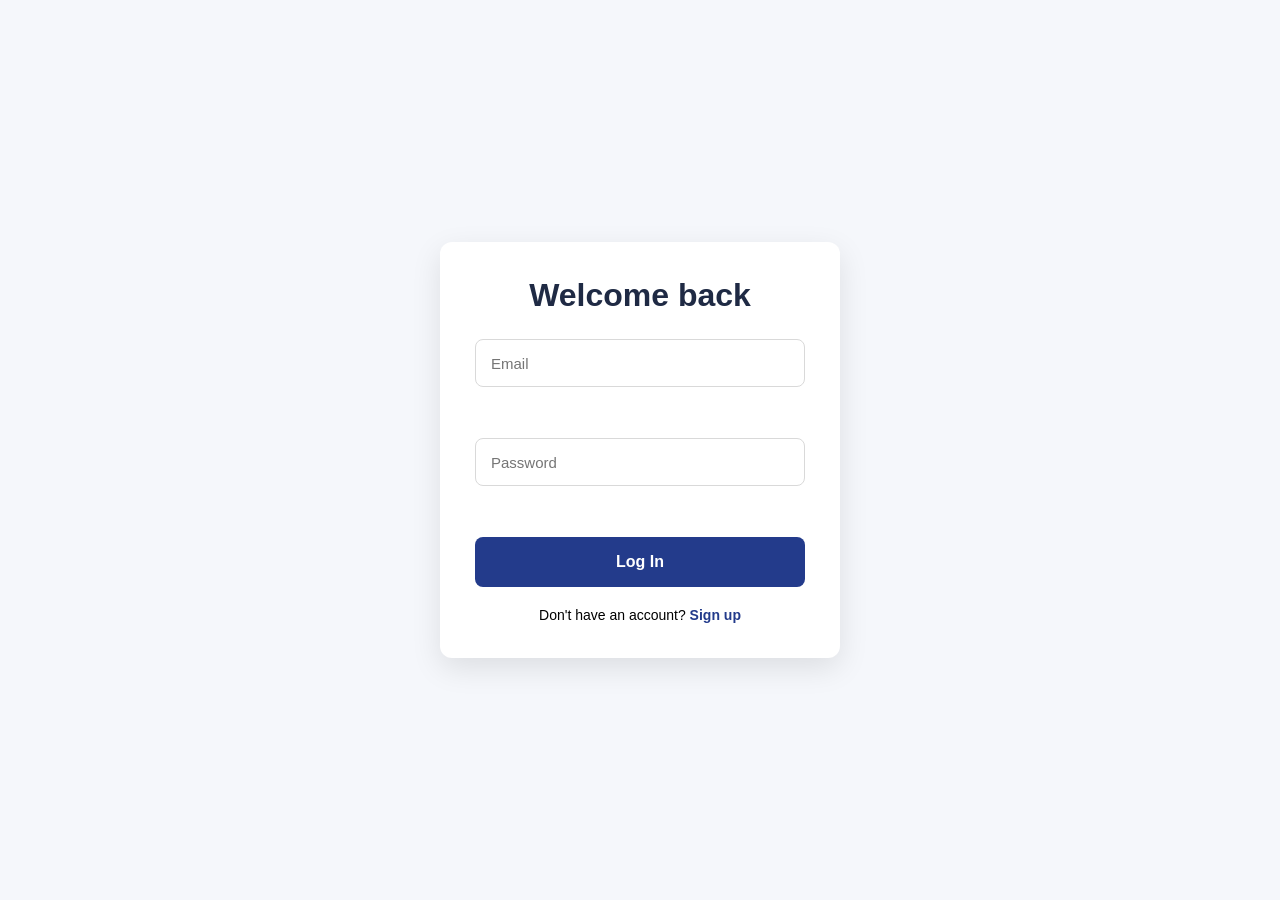
<file: index.html>
<!DOCTYPE html>
<html lang="en">
<head>
    <meta charset="UTF-8">
    <meta name="viewport" content="width=device-width, initial-scale=1.0">
    <title>10X CRM - Login</title>

    <link rel="stylesheet" href="assets/css/style.css">
</head>
<body>

    <div class="container">

        <form id="loginForm" class="card">

            <h1>Welcome back</h1>

            <input
                type="email"
                id="loginEmail"
                placeholder="Email"
            >
            <small id="loginEmailError" class="error-message"></small>

            <input
                type="password"
                id="loginPassword"
                placeholder="Password"
            >
            <small id="loginPasswordError" class="error-message"></small>

            <button type="submit">
                Log In
            </button>

            <p>
                Don't have an account?
                <a href="signup.html">Sign up</a>
            </p>

        </form>

    </div>

    <div id="toast" class="toast"></div>

    <script src="assets/js/helpers.js"></script>
    <script src="assets/js/auth.js"></script>

</body>
</html>
</file>
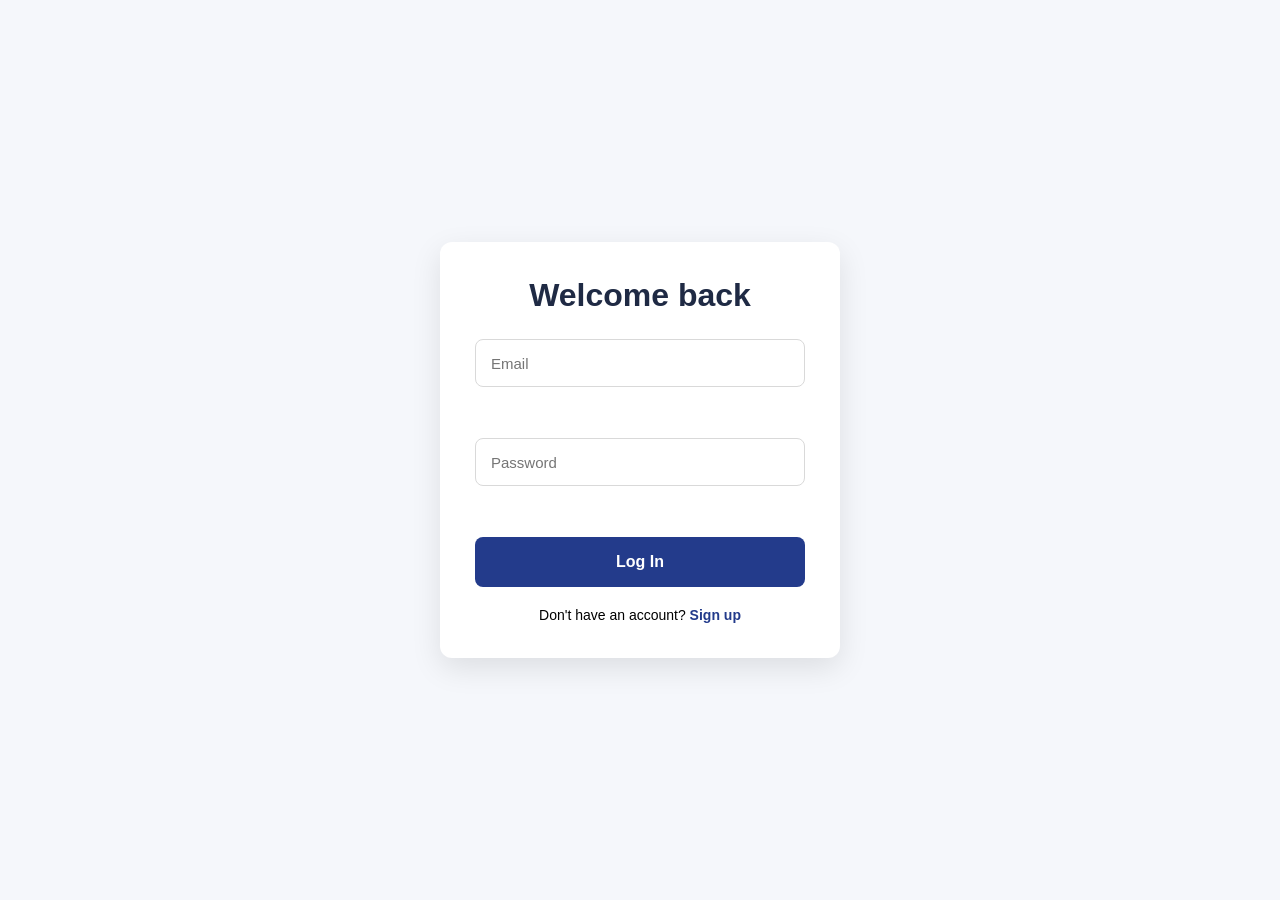
<file: clients.html>
<!DOCTYPE html>
<html lang="en">
<head>
    <meta charset="UTF-8">
    <meta name="viewport" content="width=device-width, initial-scale=1.0">
    <title>10X CRM - Clients</title>

    <link rel="stylesheet" href="assets/css/clients.css">
</head>
<body>

<header class="header">

    <h2>10X CRM</h2>

    <nav>
        <a href="dashboard.html">Dashboard</a>
        <a href="clients.html">Clients</a>
        <a href="profile.html">Profile</a>
        <button id="themeToggle">Dark Mode</button>
        <button id="logoutBtn">Logout</button>
    </nav>

</header>

<main class="clients-page">

    <div class="page-header">

        <h1>Clients</h1>

        <button id="openClientModal">
            + Add Client
        </button>

    </div>

    <table>

        <thead>

            <tr>

                <th>Name</th>
                <th>Email</th>
                <th>Company</th>
                <th>Phone</th>
                <th>Deal Value</th>
                <th>Status</th>
                <th>Actions</th>

            </tr>

        </thead>

        <tbody id="clientsTableBody">

        </tbody>

    </table>

</main>

<div id="clientModal" class="modal hidden">

    <div class="modal-content">

        <h2>Add Client</h2>

        <form id="clientForm" novalidate>

            <input
                type="text"
                id="clientName"
                placeholder="Client Name"
            >

            <small id="clientNameError" class="error-message"></small>

            <input
                type="email"
                id="clientEmail"
                placeholder="Client Email"
            >

            <small id="clientEmailError" class="error-message"></small>

<input
    type="text"
    id="clientPhone"
    placeholder="Phone"
>

<small id="clientPhoneError" class="error-message"></small>

<input
    type="number"
    id="clientDealValue"
    placeholder="Deal Value"
>

<small id="clientDealValueError" class="error-message"></small>

<select id="clientStatus">
<option value="Lead">Lead</option>
<option value="Contacted">Contacted</option>
<option value="Won">Won</option>
<option value="Lost">Lost</option>
</select>


            <input
                type="text"
                id="clientCompany"
                placeholder="Company"
            >

            <small id="clientCompanyError" class="error-message"></small>

            <div class="modal-actions">

                <button type="submit">
                    Save Client
                </button>

                <button type="button" id="closeModal">
                    Cancel
                </button>

            </div>

        </form>

    </div>

</div>

<div id="toast" class="toast"></div>

<script src="assets/js/helpers.js"></script>
<script src="assets/js/guard.js"></script>
<script src="assets/js/clients.js"></script>
<script src="assets/js/theme.js"></script>

</body>
</html>
</file>
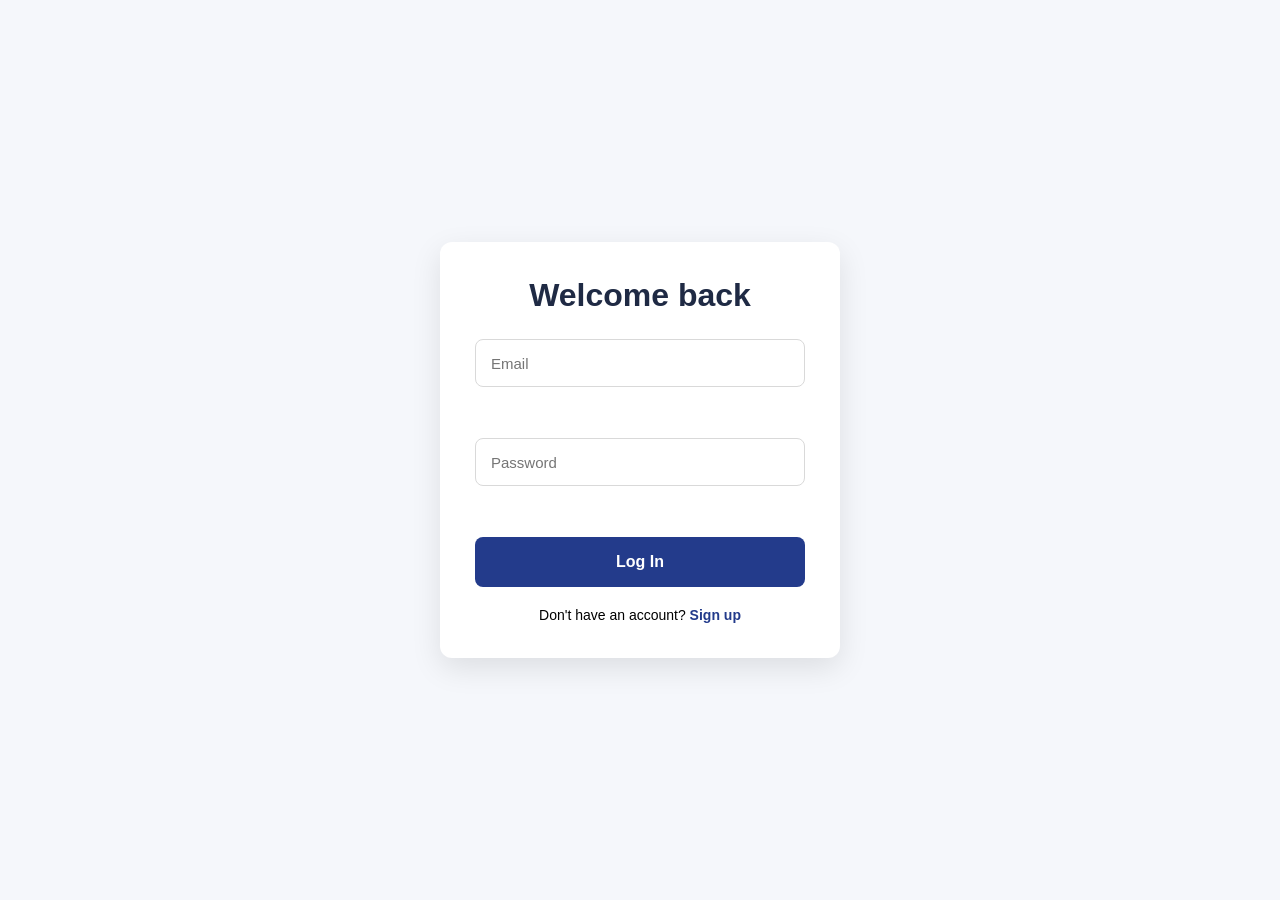
<file: dashboard.html>
<!DOCTYPE html>
<html lang="en">
<head>
    <meta charset="UTF-8">
    <meta name="viewport" content="width=device-width, initial-scale=1.0">
    <title>10X CRM - Dashboard</title>

    <link rel="stylesheet" href="assets/css/dashboard.css">
</head>
<body>

    <header class="header">

        <h2>10X CRM</h2>

        <nav>
            <a href="dashboard.html">Dashboard</a>
            <a href="clients.html">Clients</a>
            <a href="profile.html">Profile</a>
            <button id="themeToggle"> Dark Mode</button>
            <button id="logoutBtn">Logout</button>
        </nav>

    </header>

    <main class="dashboard">

        <h1 id="welcomeMessage">Welcome!</h1>

        <section class="stats">

            <div class="stat-card">
                <h3>Total Clients</h3>
                <p id="totalClients">0</p>
            </div>

            <div class="stat-card">
                <h3>New This Month</h3>
                <p id="newClients">0</p>
            </div>

        </section>

        <section class="quick-actions">

            <h2>Quick Actions</h2>

            <button id="addClientBtn">
                Add Client
            </button>

        </section>

    </main>



    <script src="assets/js/helpers.js"></script>
    <script src="assets/js/guard.js"></script>
    <script src="assets/js/dashboard.js"></script>
    <script src="assets/js/theme.js"></script>

</body>
</html>
</file>
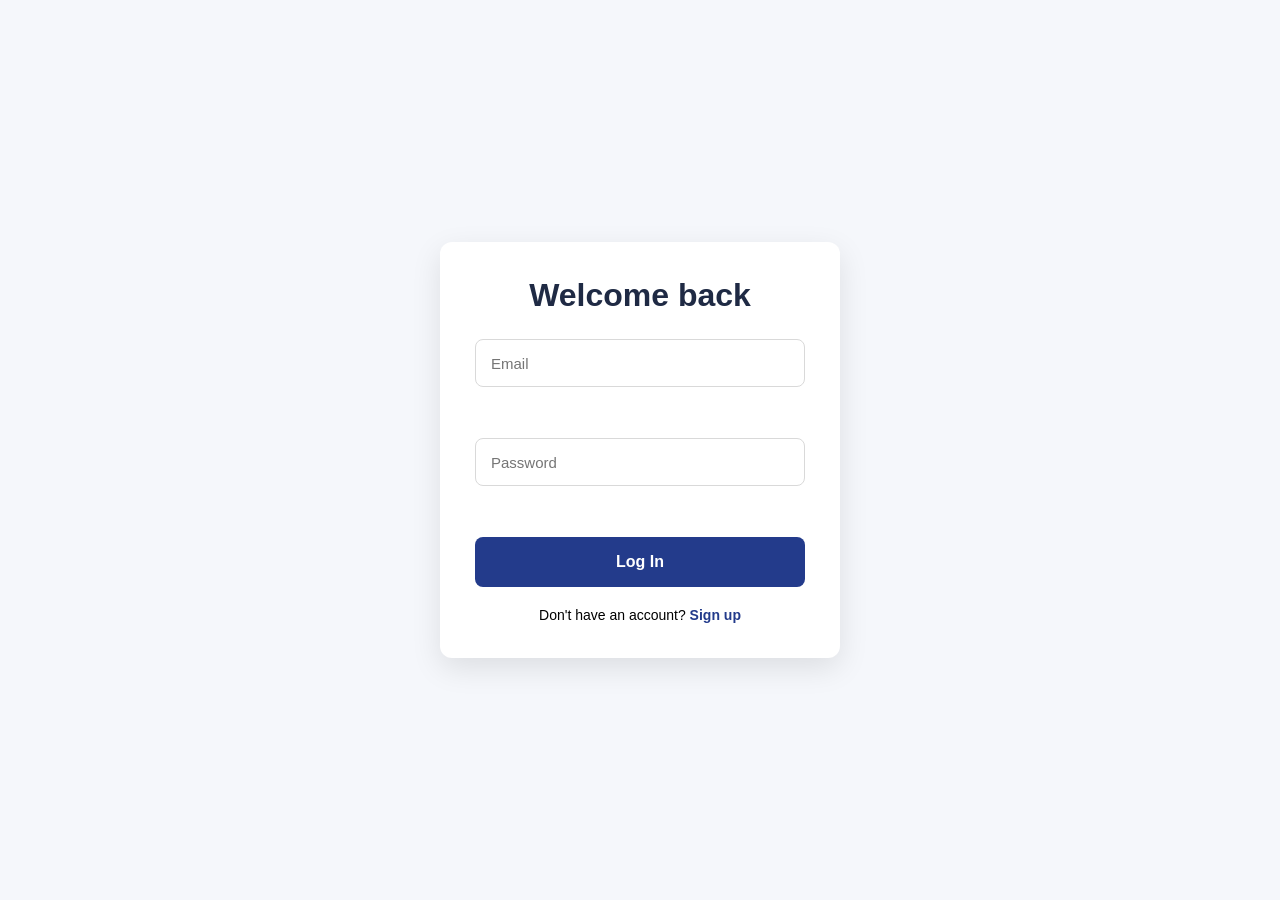
<file: profile.html>
<!DOCTYPE html>
<html lang="en">
<head>
    <meta charset="UTF-8">
    <meta name="viewport" content="width=device-width, initial-scale=1.0">
    <title>10X CRM - Profile</title>

    <link rel="stylesheet" href="assets/css/profile.css">
</head>
<body>

<header class="header">

    <h2>10X CRM</h2>

    <nav>
        <a href="dashboard.html">Dashboard</a>
        <a href="clients.html">Clients</a>
        <a href="profile.html">Profile</a>
        <button id="themeToggle">Dark Mode</button>
        <button id="logoutBtn">Logout</button>
    </nav>

</header>

<main class="profile-page">

    <div class="profile-card">

        <div class="avatar" id="avatar">
            KB
        </div>

        <h2 id="profileName">Full Name</h2>

        <p id="profileEmail">email@example.com</p>

        <p id="profileCompany">Company</p>

        <p id="memberSince">
            Member since:
            <span id="memberDate"></span>
        </p>

    </div>

    <div class="profile-form">

        <h2>Edit Profile</h2>

        <form id="profileForm">

            <input
                type="text"
                id="fullName"
                placeholder="Full Name"
            >

            <small id="fullNameError" class="error-message"></small>

            <input
                type="text"
                id="company"
                placeholder="Company"
            >

            <small id="companyError" class="error-message"></small>

            <button type="submit">
                Save Changes
            </button>

        </form>

    </div>

    <div class="password-form">

    <h2>Change Password</h2>

    <form id="passwordForm">

        <input
            type="password"
            id="currentPassword"
            placeholder="Current Password"
        >

        <small id="currentPasswordError" class="error-message"></small>

        <input
            type="password"
            id="newPassword"
            placeholder="New Password"
        >

        <small id="newPasswordError" class="error-message"></small>

        <input
            type="password"
            id="confirmPassword"
            placeholder="Confirm Password"
        >

        <small id="confirmPasswordError" class="error-message"></small>

        <button type="submit">
            Change Password
        </button>

    </form>

</div>

<div class="danger-zone">

    <h2>Danger Zone</h2>

    <p>
        Reset all CRM client data.
    </p>

    <button id="resetDataBtn">
        Reset CRM Data
    </button>

</div>

</main>

<div id="toast"></div>

<script src="assets/js/helpers.js"></script>
<script src="assets/js/guard.js"></script>
<script src="assets/js/profile.js"></script>
<script src="assets/js/theme.js"></script>

</body>
</html>
</file>
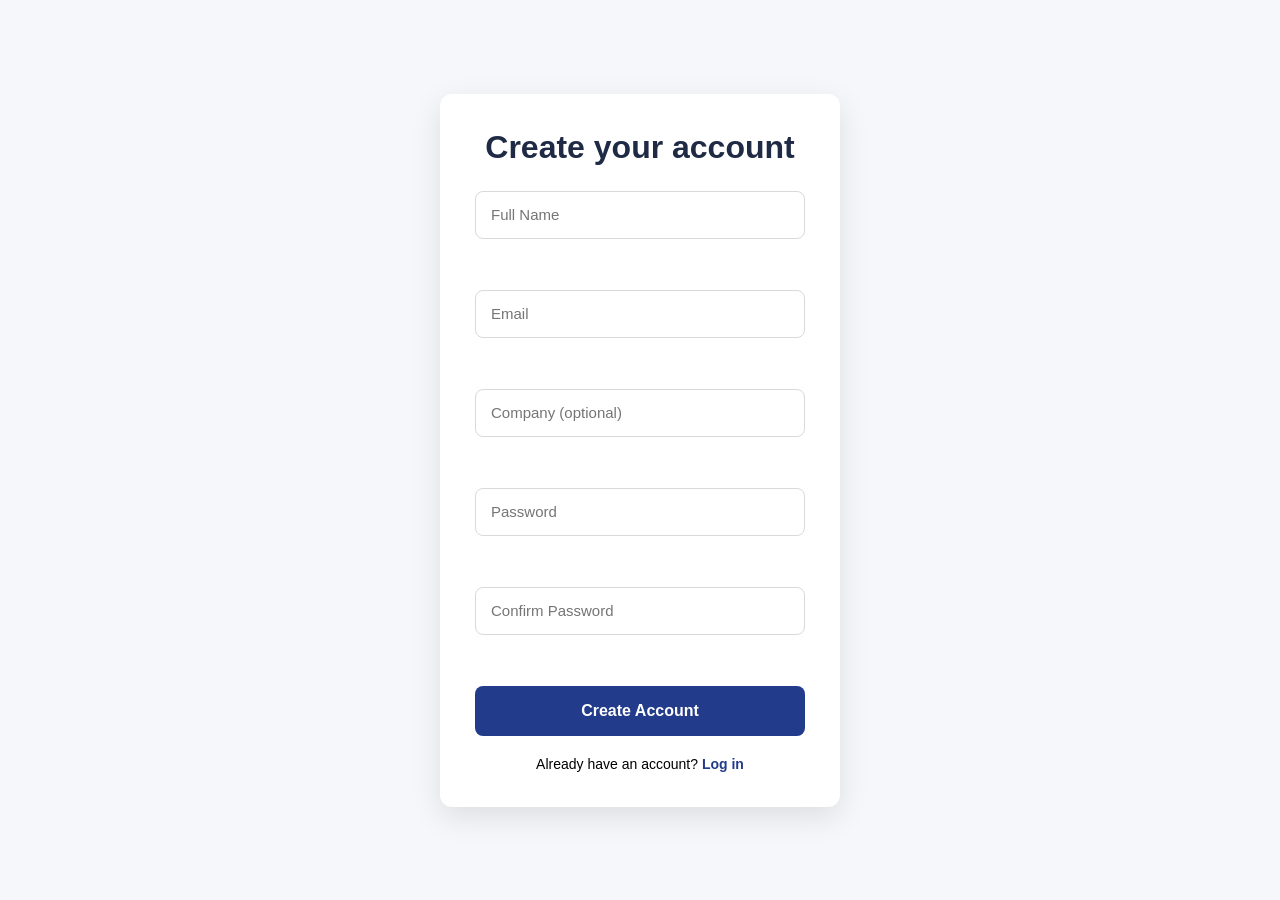
<file: signup.html>
<!DOCTYPE html>
<html lang="en">
<head>
    <meta charset="UTF-8">
    <meta name="viewport" content="width=device-width, initial-scale=1.0">
    <title>10X CRM - Sign Up</title>

    <link rel="stylesheet" href="assets/css/style.css">

</head>
<body>

    <div class="container">

        <form id="signupForm" class="card" novalidate>

            <h1>Create your account</h1>

            <input
                type="text"
                id="fullName"
                placeholder="Full Name"
  
            >
            <small id="fullNameError" class="error-message"></small>

            <input
                type="email"
                id="email"
                placeholder="Email"
            >
            <small id="emailError" class="error-message"></small>


            <input
                type="text"
                id="company"
                placeholder="Company (optional)"
            >
            <small id="companyError" class="error-message"></small>

            <input
                type="password"
                id="password"
                placeholder="Password"
            >

        <small id="passwordError" class="error-message"></small>

            <input
                type="password"
                id="confirmPassword"
                placeholder="Confirm Password"
            >
            <small id="confirmPasswordError" class="error-message"></small>

            <button type="submit">
                Create Account
            </button>

            <p>
                Already have an account?
                <a href="index.html">Log in</a>
            </p>

        </form>

    </div>

    <div id="toast" class="toast"></div>

    <script src="assets/js/helpers.js"></script>
    <script src="assets/js/auth.js"></script>

</body>
</html>
</file>
<file: assets/css/style.css>
* {
    margin: 0;
    padding: 0;
    box-sizing: border-box;
}

body {
    font-family: Arial, Helvetica, sans-serif;
    background: #f5f7fb;
    display: flex;
    justify-content: center;
    align-items: center;
    min-height: 100vh;
}

.container {
    width: 100%;
    display: flex;
    justify-content: center;
    align-items: center;
}

.card {
    width: 400px;
    background: #fff;
    padding: 35px;
    border-radius: 12px;
    box-shadow: 0 10px 30px rgba(0,0,0,.1);
}

.card h1 {
    text-align: center;
    margin-bottom: 25px;
    color: #1f2a44;
}

.card input {
    width: 100%;
    height: 48px;
    margin-bottom: 16px;
    padding: 0 15px;
    border: 1px solid #d9d9d9;
    border-radius: 8px;
    outline: none;
    font-size: 15px;
}

.card input:focus {
    border-color: #233b8b;
}

.card button {
    width: 100%;
    height: 50px;
    border: none;
    border-radius: 8px;
    background: #233b8b;
    color: white;
    font-size: 16px;
    font-weight: bold;
    cursor: pointer;
    transition: .3s;
}

.card button:hover {
    background: #1b2f73;
}

.card p {
    margin-top: 20px;
    text-align: center;
    font-size: 14px;
}

.card a {
    color: #233b8b;
    text-decoration: none;
    font-weight: bold;
}

.card a:hover {
    text-decoration: underline;
}

.error-message {
    display: block;
    color: #dc3545;
    font-size: 14px;
    margin-top: 5px;
    margin-bottom: 12px;
    min-height: 18px;
}

 
.card input.input-error,
.card input.input-error:focus {
    border: 2px solid #dc3545;
}

.toast {
    position: fixed;
    top: 20px;
    right: 20px;

    background-color: #28a745;
    color: white;

    padding: 15px 20px;
    border-radius: 8px;

    font-size: 14px;
    font-weight: bold;

    opacity: 0;
    visibility: hidden;

    transition: opacity 0.3s ease;
}
</file>
<file: assets/css/clients.css>
* {
    margin: 0;
    padding: 0;
    box-sizing: border-box;
}

body {
    font-family: Arial, Helvetica, sans-serif;
    background: #f5f7fb;
}

.header {
    background: #233b8b;
    display: flex;
    justify-content: space-between;
    align-items: center;
    padding: 20px 40px;
}

.header h2 {
    color: white;
}

.header nav {
    display: flex;
    gap: 20px;
    align-items: center;
}

.header a {
    color: white;
    text-decoration: none;
    font-weight: bold;
}

.header a:hover {
    text-decoration: underline;
}

.header button {
    background: white;
    color: #233b8b;
    border: none;
    border-radius: 6px;
    padding: 10px 18px;
    cursor: pointer;
    font-weight: bold;
}

.clients-page {
    max-width: 1100px;
    margin: 40px auto;
    padding: 20px;
}

.page-header {
    display: flex;
    justify-content: space-between;
    align-items: center;
    margin-bottom: 30px;
}

.page-header h1 {
    color: #233b8b;
}

.page-header button {
    background: #233b8b;
    color: white;
    border: none;
    padding: 12px 20px;
    border-radius: 8px;
    cursor: pointer;
    font-weight: bold;
}

.page-header button:hover {
    background: #1b2f73;
}

table {
    width: 100%;
    border-collapse: collapse;
    background: white;
    border-radius: 10px;
    overflow: hidden;
    box-shadow: 0 5px 15px rgba(0,0,0,.1);
}

thead {
    background: #233b8b;
    color: white;
}

th,
td {
    padding: 16px;
    text-align: left;
}

tbody tr {
    border-bottom: 1px solid #eee;
}

tbody tr:last-child {
    border-bottom: none;
}



/* Modal */

.hidden {
    display: none !important;
}

.modal {
    position: fixed;
    inset: 0;
    background: rgba(0,0,0,.5);

    display: flex;
    justify-content: center;
    align-items: center;
}

.modal-content {
    width: 450px;
    background: white;
    border-radius: 10px;
    padding: 30px;
}

.modal-content h2 {
    margin-bottom: 20px;
    color: #233b8b;
}

.modal-content input, 
.modal-content select {

    width: 100%;
    padding: 12px;
    margin-bottom: 5px;
    border: 1px solid #ccc;
    border-radius: 6px;
    font-size: 15px;
    
}
body.dark .modal-content input,
body.dark .modal-content select {
    background: #2d3748;
    color: white;
    border: 1px solid #555;
}

.modal-actions {
    display: flex;
    justify-content: flex-end;
    gap: 10px;
    margin-top: 20px;
}

.modal-actions button {
    padding: 10px 18px;
    border: none;
    border-radius: 6px;
    cursor: pointer;
    font-weight: bold;
}

.modal-actions button[type="submit"] {
    background: #233b8b;
    color: white;
}

.modal-actions button[type="button"] {
    background: #ddd;
}



/* Toast */

.toast {
    position: fixed;
    top: 20px;
    right: 20px;

    background-color: #28a745;
    color: white;

    padding: 15px 20px;

    border-radius: 8px;

    visibility: hidden;
    opacity: 0;

    transition: opacity 0.3s ease;

    z-index: 1000;
}




.edit-btn,
.delete-btn {

    padding: 8px 14px;
    border: none;
    border-radius: 6px;
    cursor: pointer;
    color: white;
    font-weight: bold;
}

.edit-btn {

    background: #007bff;
    margin-right: 8px;
}

.delete-btn {

    background: #dc3545;
}

.edit-btn:hover {

    background: #0056b3;
}

.delete-btn:hover {

    background: #b52a37;
}
/* ===== Dark Theme ===== */

body.dark {
    background: #1f2937;
    color: white;
}

body.dark .header {
    background: #111827;
}

body.dark .header a {
    color: white;
}

body.dark .clients-page {
    color: white;
}

body.dark .page-header h1 {
    color: white;
}

body.dark table {
    background: #374151;
    color: white;
}

body.dark thead {
    background: #111827;
}

body.dark tbody tr {
    border-bottom: 1px solid #555;
}

body.dark .modal-content {
    background: #374151;
    color: white;
}

body.dark .modal-content h2 {
    color: white;
}

body.dark input {
    background: #4b5563;
    color: white;
    border: 1px solid #6b7280;
}

body.dark input::placeholder {
    color: #d1d5db;
}

body.dark .modal-actions button[type="button"] {
    background: #6b7280;
    color: white;
}


.client-avatar {
    width: 40px;
    height: 40px;
    border-radius: 50%;
    object-fit: cover;
    margin-right: 8px;
    vertical-align: middle;
}
</file>
<file: assets/css/dashboard.css>
* {
    margin: 0;
    padding: 0;
    box-sizing: border-box;
}

body {
    font-family: Arial, Helvetica, sans-serif;
    background: #f5f7fb;
}

.header {
    background: #233b8b;
    display: flex;
    justify-content: space-between;
    align-items: center;
    padding: 20px 40px;
}

.header h2 {
    color: white;
}

.header nav {
    display: flex;
    align-items: center;
    gap: 20px;
}

.header a {
    color: white;
    text-decoration: none;
    font-weight: bold;
}

.header a:hover {
    text-decoration: underline;
}

.header button {
    background: white;
    color: #233b8b;
    border: none;
    border-radius: 6px;
    padding: 10px 18px;
    cursor: pointer;
    font-weight: bold;
}

.dashboard {
    max-width: 1100px;
    margin: 40px auto;
    padding: 20px;
}

.dashboard h1 {
    color: #233b8b;
    margin-bottom: 30px;
}

.stats {
    display: flex;
    gap: 20px;
    margin-bottom: 40px;
}

.stat-card {
    flex: 1;
    background: white;
    padding: 25px;
    border-radius: 10px;
    box-shadow: 0 5px 15px rgba(0,0,0,.1);
}

.stat-card h3 {
    margin-bottom: 15px;
    color: #555;
}

.stat-card p {
    font-size: 32px;
    font-weight: bold;
    color: #233b8b;
}

.quick-actions h2 {
    margin-bottom: 20px;
}

.quick-actions button {
    background: #233b8b;
    color: white;
    border: none;
    padding: 14px 22px;
    border-radius: 8px;
    cursor: pointer;
    font-size: 15px;
}

.quick-actions button:hover {
    background: #1b2f73;
}

body.dark {
    background: #1f2937;
    color: white;
}

body.dark .header {
    background: #111827;
}

body.dark .stat-card {
    background: #374151;
    color: white;
}

body.dark .quick-actions {
    background: #374151;
    color: white;
}

body.dark nav a {
    color: white;
}

body.dark button {
    background: #2563eb;
    color: white;
}
</file>
<file: assets/css/profile.css>
* {
    margin: 0;
    padding: 0;
    box-sizing: border-box;
}

body {
    font-family: Arial, Helvetica, sans-serif;
    background: #f5f7fb;
}

/* Header */

.header {
    background: #233b8b;
    display: flex;
    justify-content: space-between;
    align-items: center;
    padding: 20px 40px;
}

.header h2 {
    color: white;
}

.header nav {
    display: flex;
    gap: 20px;
    align-items: center;
}

.header a {
    color: white;
    text-decoration: none;
    font-weight: bold;
}

.header a:hover {
    text-decoration: underline;
}

.header button {
    background: white;
    color: #233b8b;
    border: none;
    border-radius: 6px;
    padding: 10px 18px;
    cursor: pointer;
    font-weight: bold;
}

/* Profile Page */

.profile-page {
    max-width: 1000px;
    margin: 40px auto;
    display: flex;
    gap: 40px;
    align-items: flex-start;
}

/* Profile Card */

.profile-card {
    flex: 1;
    background: white;
    padding: 30px;
    border-radius: 10px;
    box-shadow: 0 5px 15px rgba(0,0,0,.1);
    text-align: center;
}

.avatar {
    width: 100px;
    height: 100px;
    margin: 0 auto 20px;
    border-radius: 50%;
    background: #233b8b;
    color: white;
    display: flex;
    justify-content: center;
    align-items: center;
    font-size: 34px;
    font-weight: bold;
}

.profile-card h2 {
    color: #233b8b;
    margin-bottom: 10px;
}

.profile-card p {
    margin-bottom: 10px;
    color: #555;
}

/* Edit Form */

.profile-form {
    flex: 1;
    background: white;
    padding: 30px;
    border-radius: 10px;
    box-shadow: 0 5px 15px rgba(0,0,0,.1);
}

.profile-form h2 {
    color: #233b8b;
    margin-bottom: 25px;
}

.profile-form input {
    width: 100%;
    padding: 12px;
    margin-bottom: 5px;
    border: 1px solid #ccc;
    border-radius: 6px;
    font-size: 15px;
}

.profile-form button {
    width: 100%;
    padding: 14px;
    margin-top: 20px;
    border: none;
    border-radius: 6px;
    background: #233b8b;
    color: white;
    font-size: 16px;
    cursor: pointer;
    font-weight: bold;
}

.profile-form button:hover {
    background: #1b2f73;
}

/* Error */

.error-message {
    display: block;
    color: red;
    font-size: 13px;
    margin-bottom: 15px;
}

.input-error {
    border: 1px solid red !important;
}

/* Toast */

#toast {
    position: fixed;
    top: 30px;
    right: 30px;
    background: #233b8b;
    color: white;
    padding: 14px 24px;
    border-radius: 8px;
    visibility: hidden;
    opacity: 0;
    transition: .3s;
}


.password-form {
    margin-top: 30px;
    background: white;
    padding: 30px;
    border-radius: 10px;
    box-shadow: 0 5px 15px rgba(0,0,0,.1);
}

.password-form h2 {
    color: #233b8b;
    margin-bottom: 25px;
}

.password-form input {
    width: 100%;
    padding: 12px;
    margin-bottom: 5px;
    border: 1px solid #ccc;
    border-radius: 6px;
}

.password-form button {
    width: 100%;
    padding: 14px;
    margin-top: 20px;
    border: none;
    border-radius: 6px;
    background: #233b8b;
    color: white;
    cursor: pointer;
    font-size: 16px;
    font-weight: bold;
}

.password-form button:hover {
    background: #1b2f73;
}



.danger-zone {
    margin-top: 30px;
    background: white;
    padding: 30px;
    border-radius: 10px;
    box-shadow: 0 5px 15px rgba(0,0,0,.1);
}

.danger-zone h2 {
    color: #d32f2f;
    margin-bottom: 15px;
}

.danger-zone p {
    margin-bottom: 20px;
    color: #555;
}

#resetDataBtn {
    background: #d32f2f;
    color: white;
    border: none;
    padding: 12px 20px;
    border-radius: 6px;
    cursor: pointer;
    font-weight: bold;
}

#resetDataBtn:hover {
    background: #b71c1c;
}

/* ===== Dark Theme ===== */

body.dark {
    background: #1f2937;
    color: white;
}

body.dark .header {
    background: #111827;
}

body.dark .header a {
    color: white;
}

body.dark .profile-card,
body.dark .profile-form,
body.dark .password-form,
body.dark .danger-zone {
    background: #374151;
    color: white;
}

body.dark .profile-card h2,
body.dark .profile-form h2,
body.dark .password-form h2 {
    color: white;
}

body.dark .profile-card p,
body.dark .danger-zone p {
    color: #d1d5db;
}

body.dark input {
    background: #4b5563;
    color: white;
    border: 1px solid #6b7280;
}

body.dark input::placeholder {
    color: #d1d5db;
}

body.dark .avatar {
    background: #2563eb;
}

body.dark #resetDataBtn {
    background: #dc2626;
}

body.dark #resetDataBtn:hover {
    background: #b91c1c;
}
</file>
